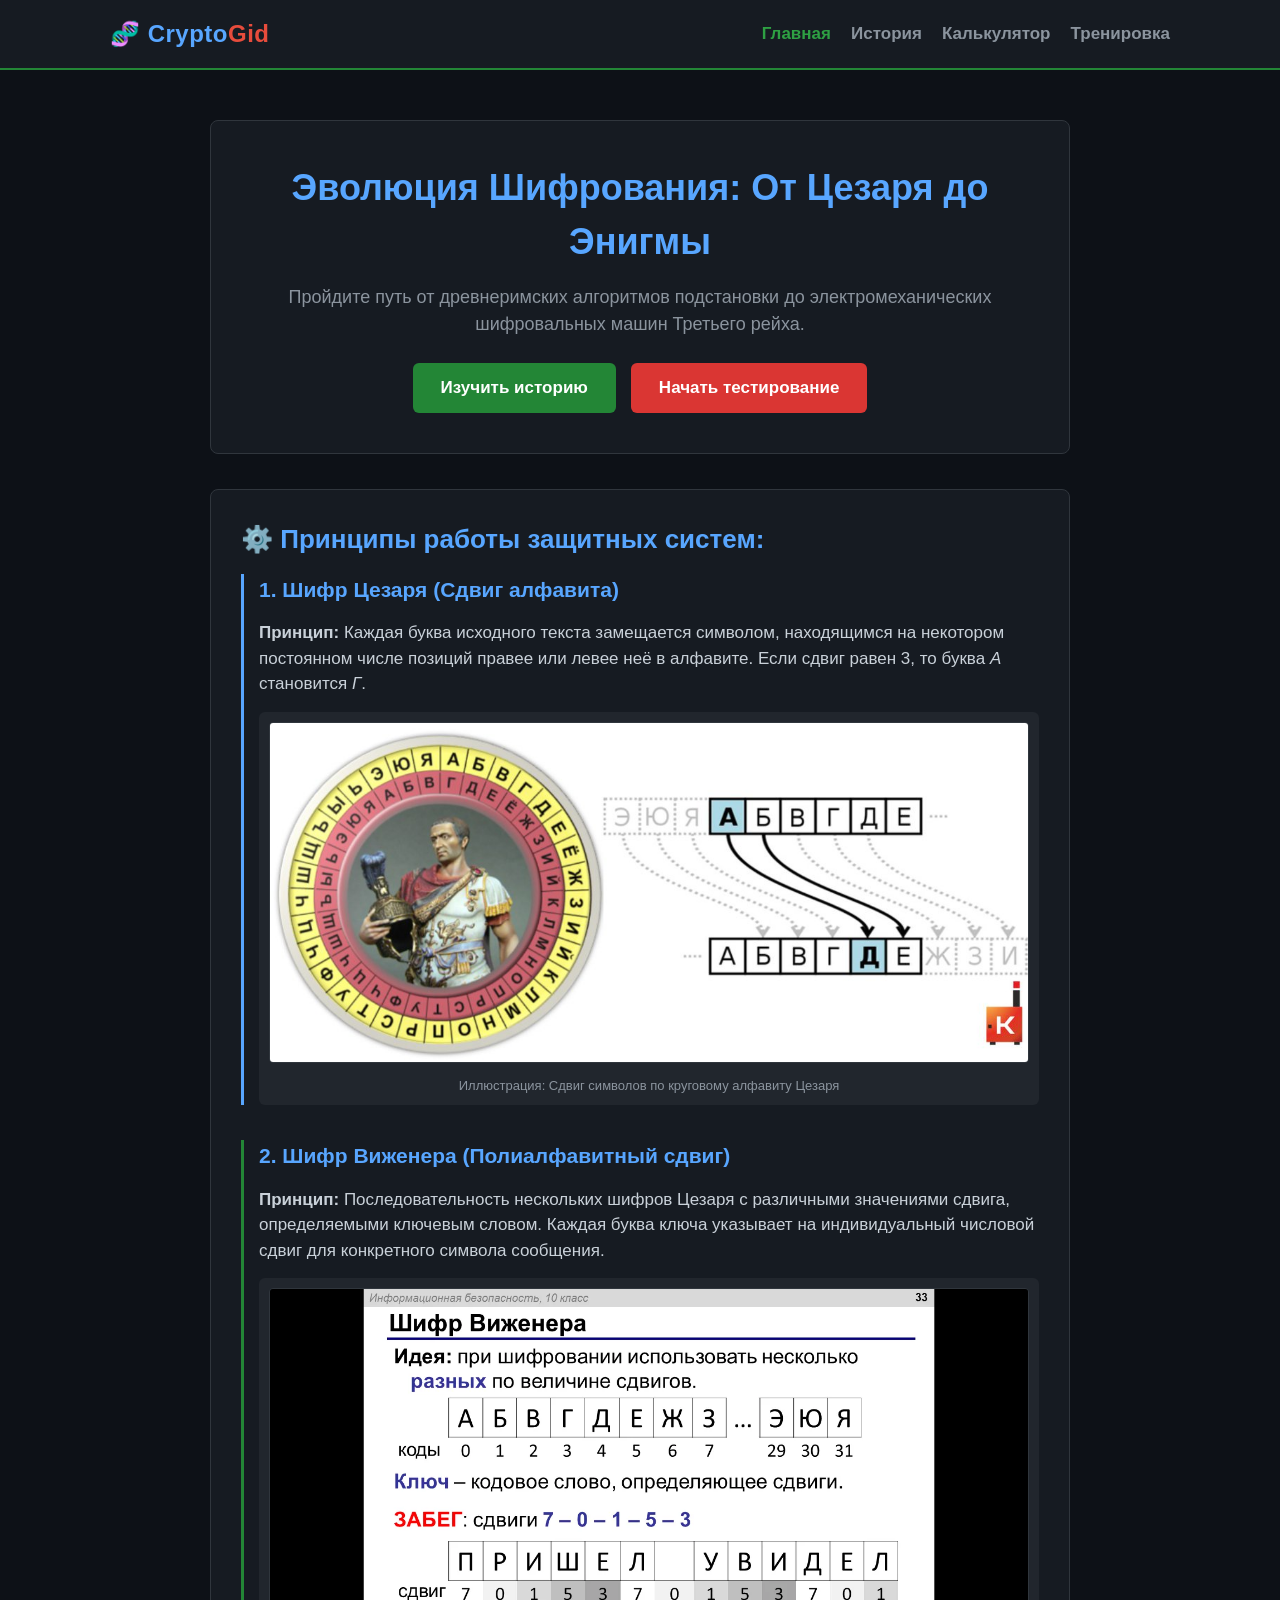
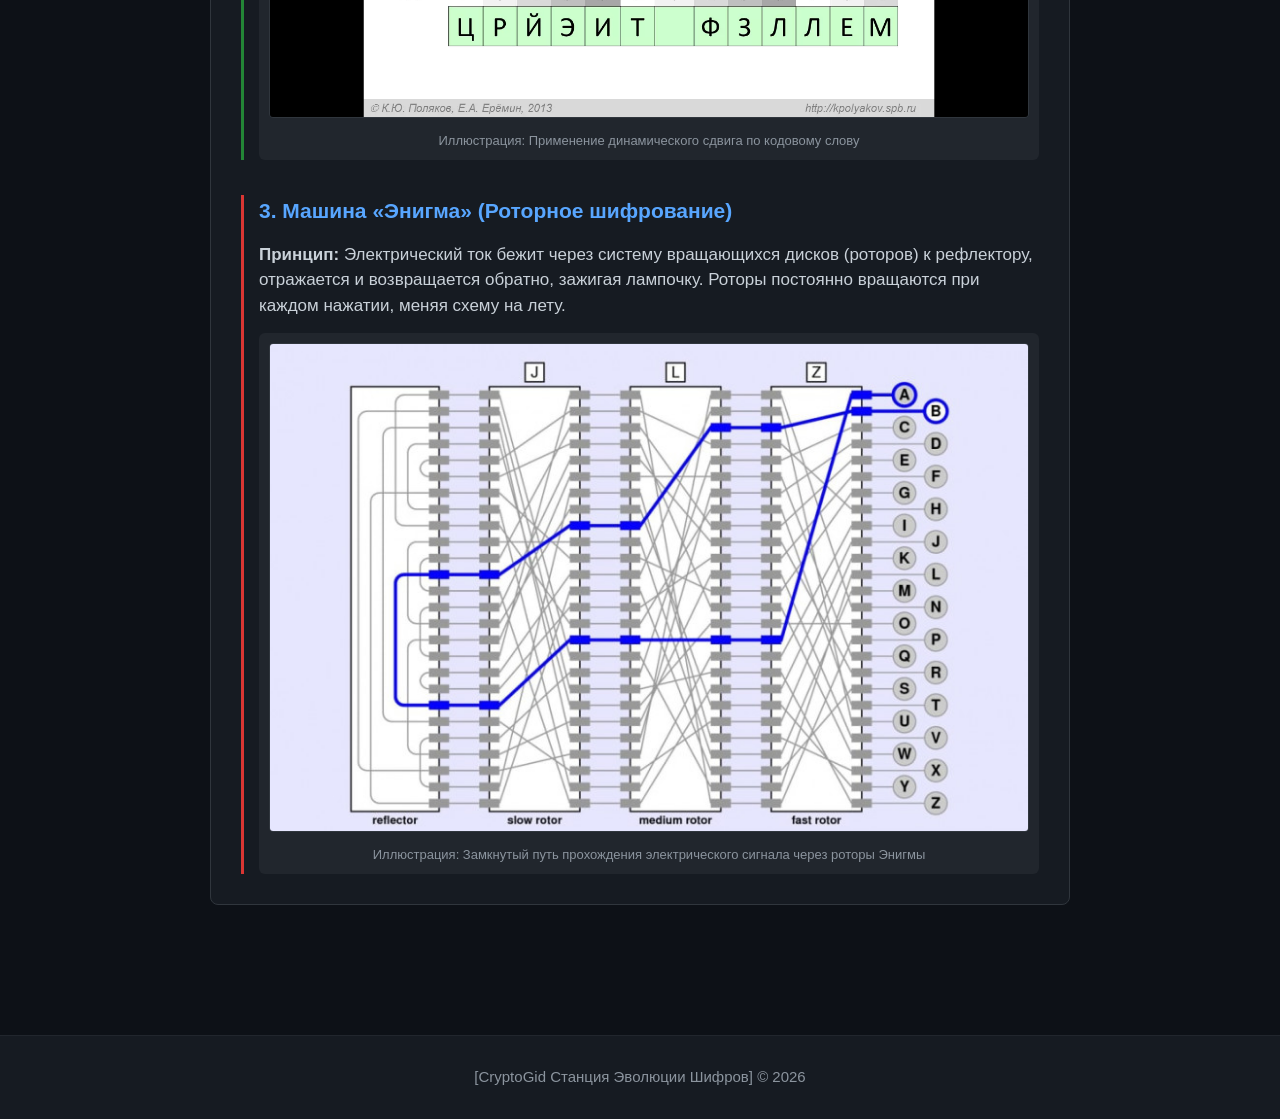
<file: index.html>
<!DOCTYPE html>
<html lang="ru">
<head>
    <meta charset="UTF-8">
    <meta name="viewport" content="width=device-width, initial-scale=1.0">
    <title>CryptoGid | Главная</title>
    <link rel="stylesheet" href="style.css">
</head>
<body>

    <header>
        <div class="nav-container">
            <a href="index.html" class="logo">🧬 Crypto<span>Gid</span></a>
            <nav>
                <ul>
                    <li><a href="index.html">Главная</a></li>
                    <li><a href="history.html">История</a></li>
                    <li><a href="crypt-calc.html" class="calc-link">Калькулятор</a></li>
                    <li><a href="training.html" class="train-link">Тренировка</a></li>
                </ul>
            </nav>
        </div>
    </header>

    <div class="container">
        <section class="hero">
            <h1>Эволюция Шифрования: От Цезаря до Энигмы</h1>
            <p>Пройдите путь от древнеримских алгоритмов подстановки до электромеханических шифровальных машин Третьего рейха.</p>
            <div style="display: flex; gap: 15px; justify-content: center;">
                <a href="history.html" class="btn">Изучить историю</a>
                <a href="training.html" class="btn" style="background-color: #da3633;">Начать тестирование</a>
            </div>
        </section>

        <div class="box">
            <h2>⚙️ Принципы работы защитных систем:</h2>
            
            <!-- Блок 1: Шифр Цезаря -->
            <div style="margin-bottom: 35px; border-left: 3px solid #58a6ff; padding-left: 15px;">
                <h3>1. Шифр Цезаря (Сдвиг алфавита)</h3>
                <p><strong>Принцип:</strong> Каждая буква исходного текста замещается символом, находящимся на некотором постоянном числе позиций правее или левее неё в алфавите. Если сдвиг равен 3, то буква <em>А</em> становится <em>Г</em>.</p>
                <div style="margin-top: 15px; text-align: center; background: #21262d; padding: 10px; border-radius: 6px;">
                    <img src="Caesar_cipher.jpg" alt="Диск Цезаря" style="max-width: 100%; height: auto; border-radius: 4px; border: 1px solid #30363d;">
                    <p style="font-size: 13px; color: #8b949e; margin-top: 5px; margin-bottom: 0;">Иллюстрация: Сдвиг символов по круговому алфавиту Цезаря</p>
                </div>
            </div>

            <!-- Блок 2: Шифр Виженера -->
            <div style="margin-bottom: 35px; border-left: 3px solid #238636; padding-left: 15px;">
                <h3>2. Шифр Виженера (Полиалфавитный сдвиг)</h3>
                <p><strong>Принцип:</strong> Последовательность нескольких шифров Цезаря с различными значениями сдвига, определяемыми ключевым словом. Каждая буква ключа указывает на индивидуальный числовой сдвиг для конкретного символа сообщения.</p>
                <div style="margin-top: 15px; text-align: center; background: #21262d; padding: 10px; border-radius: 6px;">
                    <img src="Vigenere_cipher.jpg" alt="Шифр Виженера" style="max-width: 100%; height: auto; border-radius: 4px; border: 1px solid #30363d;">
                    <p style="font-size: 13px; color: #8b949e; margin-top: 5px; margin-bottom: 0;">Иллюстрация: Применение динамического сдвига по кодовому слову</p>
                </div>
            </div>

            <!-- Блок 3: Энигма -->
            <div style="border-left: 3px solid #da3633; padding-left: 15px;">
                <h3>3. Машина «Энигма» (Роторное шифрование)</h3>
                <p><strong>Принцип:</strong> Электрический ток бежит через систему вращающихся дисков (роторов) к рефлектору, отражается и возвращается обратно, зажигая лампочку. Роторы постоянно вращаются при каждом нажатии, меняя схему на лету.</p>
                <div style="margin-top: 15px; text-align: center; background: #21262d; padding: 10px; border-radius: 6px;">
                    <img src="Enigma_cipher.jpg" alt="Схема Энигмы" style="max-width: 100%; height: auto; border-radius: 4px; border: 1px solid #30363d;">
                    <p style="font-size: 13px; color: #8b949e; margin-top: 5px; margin-bottom: 0;">Иллюстрация: Замкнутый путь прохождения электрического сигнала через роторы Энигмы</p>
                </div>
            </div>
        </div>
    </div>

    <footer>
        <p>[CryptoGid Станция Эволюции Шифров] © 2026</p>
    </footer>

    <script src="script.js"></script>
</body>
</html>
</file>
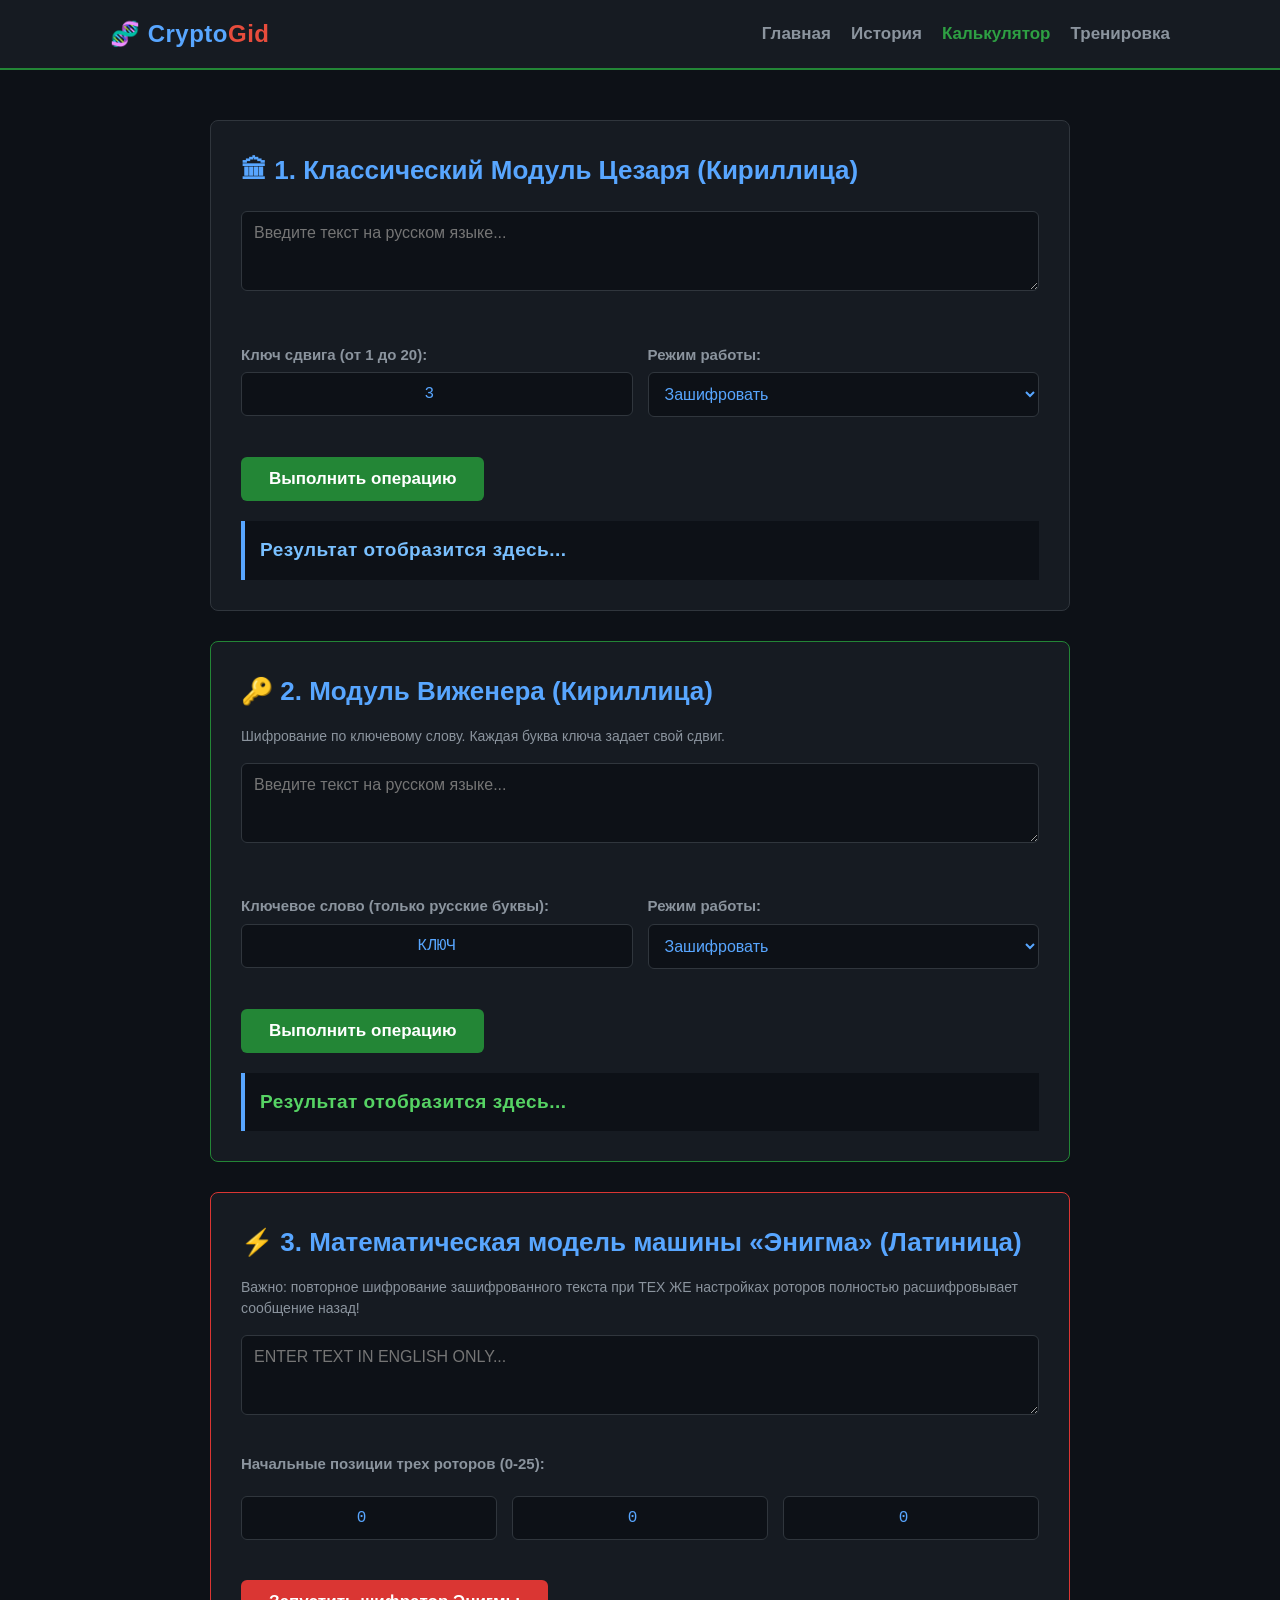
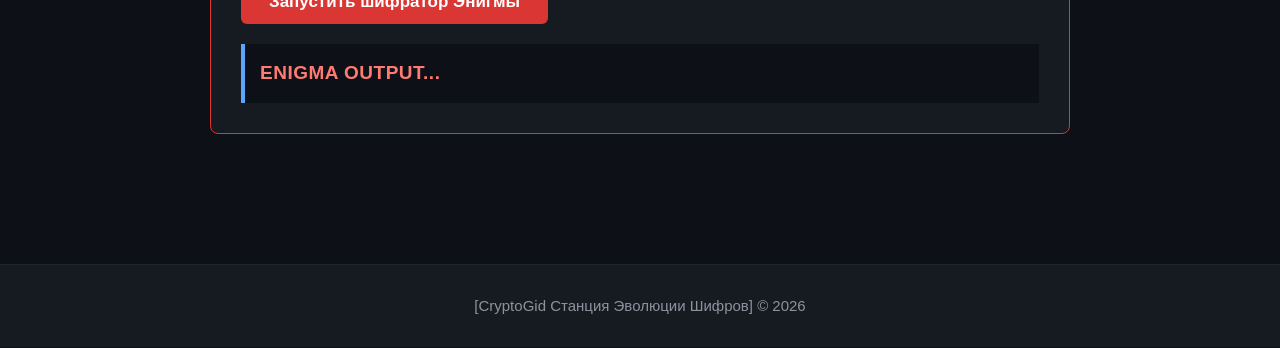
<file: crypt-calc.html>
<!DOCTYPE html>
<html lang="ru">
<head>
    <meta charset="UTF-8">
    <meta name="viewport" content="width=device-width, initial-scale=1.0">
    <title>CryptoGid | Калькулятор</title>
    <link rel="stylesheet" href="style.css">
</head>
<body>

    <header>
        <div class="nav-container">
            <a href="index.html" class="logo">🧬 Crypto<span>Gid</span></a>
            <nav>
                <ul>
                    <li><a href="index.html">Главная</a></li>
                    <li><a href="history.html">История</a></li>
                    <li><a href="crypt-calc.html" class="calc-link">Калькулятор</a></li>
                    <li><a href="training.html" class="train-link">Тренировка</a></li>
                </ul>
            </nav>
        </div>
    </header>

    <div class="container">
        <!-- 1. БЛОК ЦЕЗАРЯ -->
        <div class="box">
            <h2>🏛 1. Классический Модуль Цезаря (Кириллица)</h2>
            <textarea id="caesar-text" rows="3" placeholder="Введите текст на русском языке..."></textarea>
            
            <div class="enigma-settings">
                <div>
                    <label>Ключ сдвига (от 1 до 20):</label>
                    <input type="number" id="caesar-shift" value="3" min="1" max="20">
                </div>
                <div>
                    <label>Режим работы:</label>
                    <select id="caesar-mode">
                        <option value="crypt">Зашифровать</option>
                        <option value="decrypt">Расшифровать</option>
                    </select>
                </div>
            </div>
            <button class="btn" id="caesar-btn">Выполнить операцию</button>
            <div class="result-box" id="caesar-result">Результат отобразится здесь...</div>
        </div>

        <!-- 2. БЛОК ВИЖЕНЕРА (НОВЫЙ) -->
        <div class="box" style="border-color: #238636;">
            <h2>🔑 2. Модуль Виженера (Кириллица)</h2>
            <p style="font-size: 14px; margin-bottom: 10px; color: #8b949e;">Шифрование по ключевому слову. Каждая буква ключа задает свой сдвиг.</p>
            <textarea id="vigenere-text" rows="3" placeholder="Введите текст на русском языке..."></textarea>
            
            <div class="enigma-settings">
                <div>
                    <label>Ключевое слово (только русские буквы):</label>
                    <input type="text" id="vigenere-key" value="КЛЮЧ" placeholder="Например: СЕКРЕТ">
                </div>
                <div>
                    <label>Режим работы:</label>
                    <select id="vigenere-mode">
                        <option value="crypt">Зашифровать</option>
                        <option value="decrypt">Расшифровать</option>
                    </select>
                </div>
            </div>
            <button class="btn" id="vigenere-btn" style="background-color: #238636;">Выполнить операцию</button>
            <div class="result-box" id="vigenere-result" style="color: #56d364;">Результат отобразится здесь...</div>
        </div>

        <!-- 3. БЛОК ЭНИГМЫ -->
        <div class="box" style="border-color: #da3633;">
            <h2>⚡ 3. Математическая модель машины «Энигма» (Латиница)</h2>
            <p style="font-size: 14px; margin-bottom: 10px; color: #8b949e;">Важно: повторное шифрование зашифрованного текста при ТЕХ ЖЕ настройках роторов полностью расшифровывает сообщение назад!</p>
            
            <textarea id="enigma-text" rows="3" placeholder="ENTER TEXT IN ENGLISH ONLY..."></textarea>
            
            <label>Начальные позиции трех роторов (0-25):</label>
            <div class="enigma-settings">
                <div>
                    <input type="number" id="rot1" value="0" min="0" max="25">
                </div>
                <div>
                    <input type="number" id="rot2" value="0" min="0" max="25">
                </div>
                <div>
                    <input type="number" id="rot3" value="0" min="0" max="25">
                </div>
            </div>
            
            <button class="btn btn-danger" id="enigma-btn">Запустить шифратор Энигмы</button>
            <div class="result-box" id="enigma-result" style="color: #ff7b72;">ENIGMA OUTPUT...</div>
        </div>
    </div>

    <footer>
        <p>[CryptoGid Станция Эволюции Шифров] © 2026</p>
    </footer>

    <script src="script.js"></script>
</body>
</html>
</file>
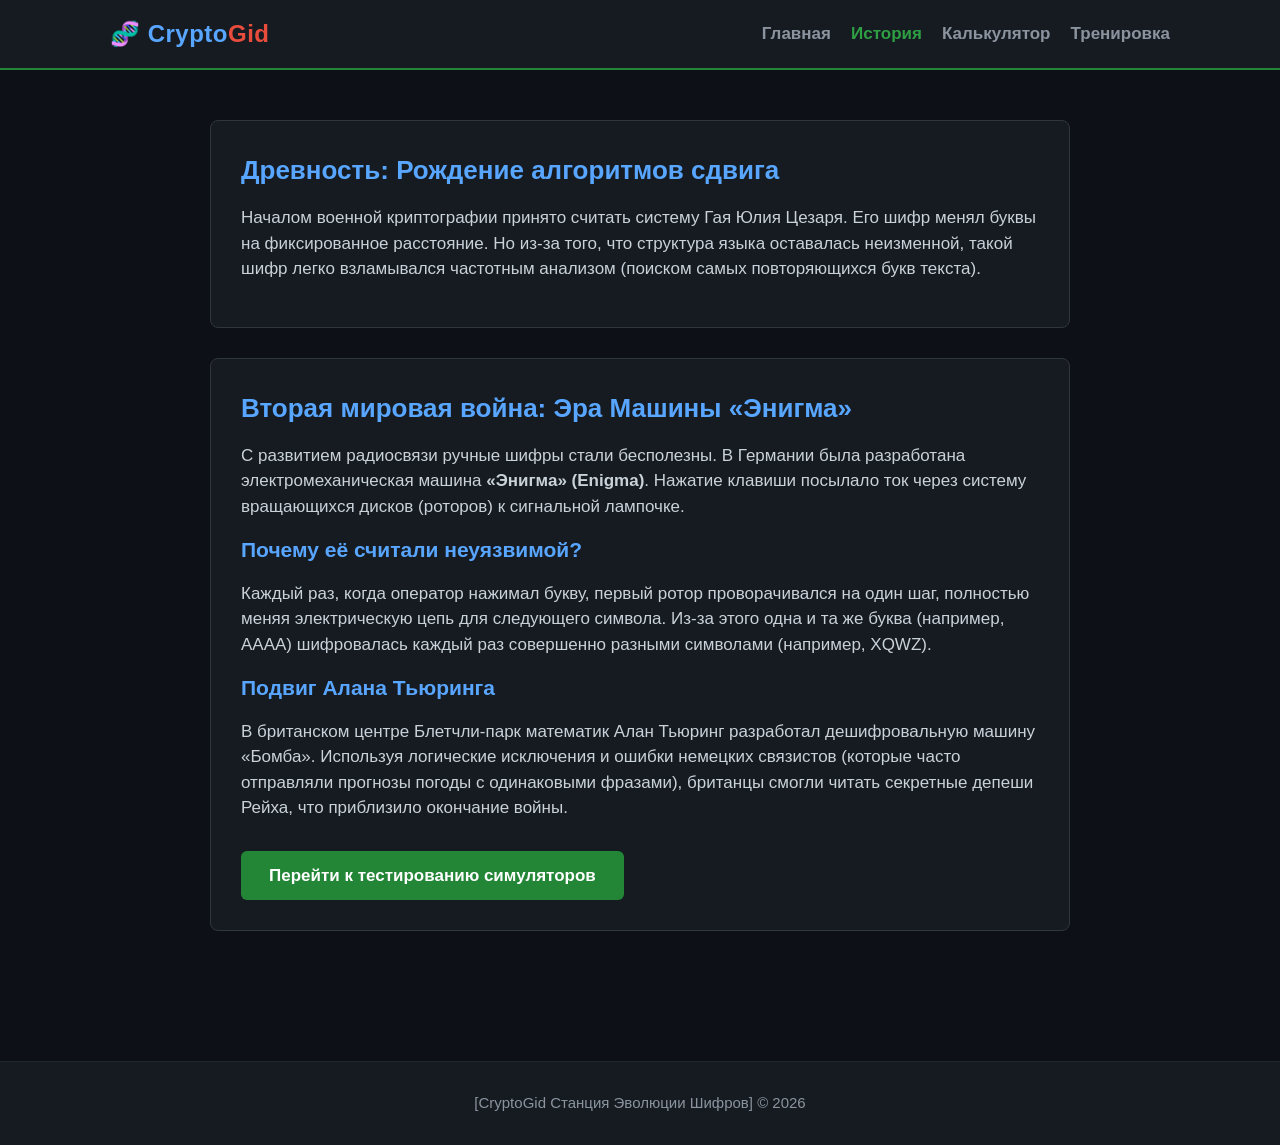
<file: history.html>
<!DOCTYPE html>
<html lang="ru">
<head>
    <meta charset="UTF-8">
    <meta name="viewport" content="width=device-width, initial-scale=1.0">
    <title>CryptoGid | История</title>
    <link rel="stylesheet" href="style.css">
</head>
<body>

    <header>
        <div class="nav-container">
            <a href="index.html" class="logo">🧬 Crypto<span>Gid</span></a>
            <nav>
                <ul>
                    <li><a href="index.html">Главная</a></li>
                    <li><a href="history.html">История</a></li>
                    <li><a href="crypt-calc.html">Калькулятор</a></li>
                    <li><a href="training.html">Тренировка</a></li>
                </ul>
            </nav>
        </div>
    </header>

    <div class="container">
        <div class="box">
            <h2>Древность: Рождение алгоритмов сдвига</h2>
            <p>Началом военной криптографии принято считать систему Гая Юлия Цезаря. Его шифр менял буквы на фиксированное расстояние. Но из-за того, что структура языка оставалась неизменной, такой шифр легко взламывался частотным анализом (поиском самых повторяющихся букв текста).</p>
        </div>

        <div class="box">
            <h2>Вторая мировая война: Эра Машины «Энигма»</h2>
            <p>С развитием радиосвязи ручные шифры стали бесполезны. В Германии была разработана электромеханическая машина <strong>«Энигма» (Enigma)</strong>. Нажатие клавиши посылало ток через систему вращающихся дисков (роторов) к сигнальной лампочке.</p>
            
            <h3>Почему её считали неуязвимой?</h3>
            <p>Каждый раз, когда оператор нажимал букву, первый ротор проворачивался на один шаг, полностью меняя электрическую цепь для следующего символа. Из-за этого одна и та же буква (например, АААА) шифровалась каждый раз совершенно разными символами (например, XQWZ).</p>
            
            <h3>Подвиг Алана Тьюринга</h3>
            <p>В британском центре Блетчли-парк математик Алан Тьюринг разработал дешифровальную машину «Бомба». Используя логические исключения и ошибки немецких связистов (которые часто отправляли прогнозы погоды с одинаковыми фразами), британцы смогли читать секретные депеши Рейха, что приблизило окончание войны.</p>
            
            <a href="crypt-calc.html" class="btn" style="margin-top: 15px;">Перейти к тестированию симуляторов</a>
        </div>
    </div>

    <footer>
        <p>[CryptoGid Станция Эволюции Шифров] © 2026</p>
    </footer>

    <script src="script.js"></script>
</body>
</html>
</file>
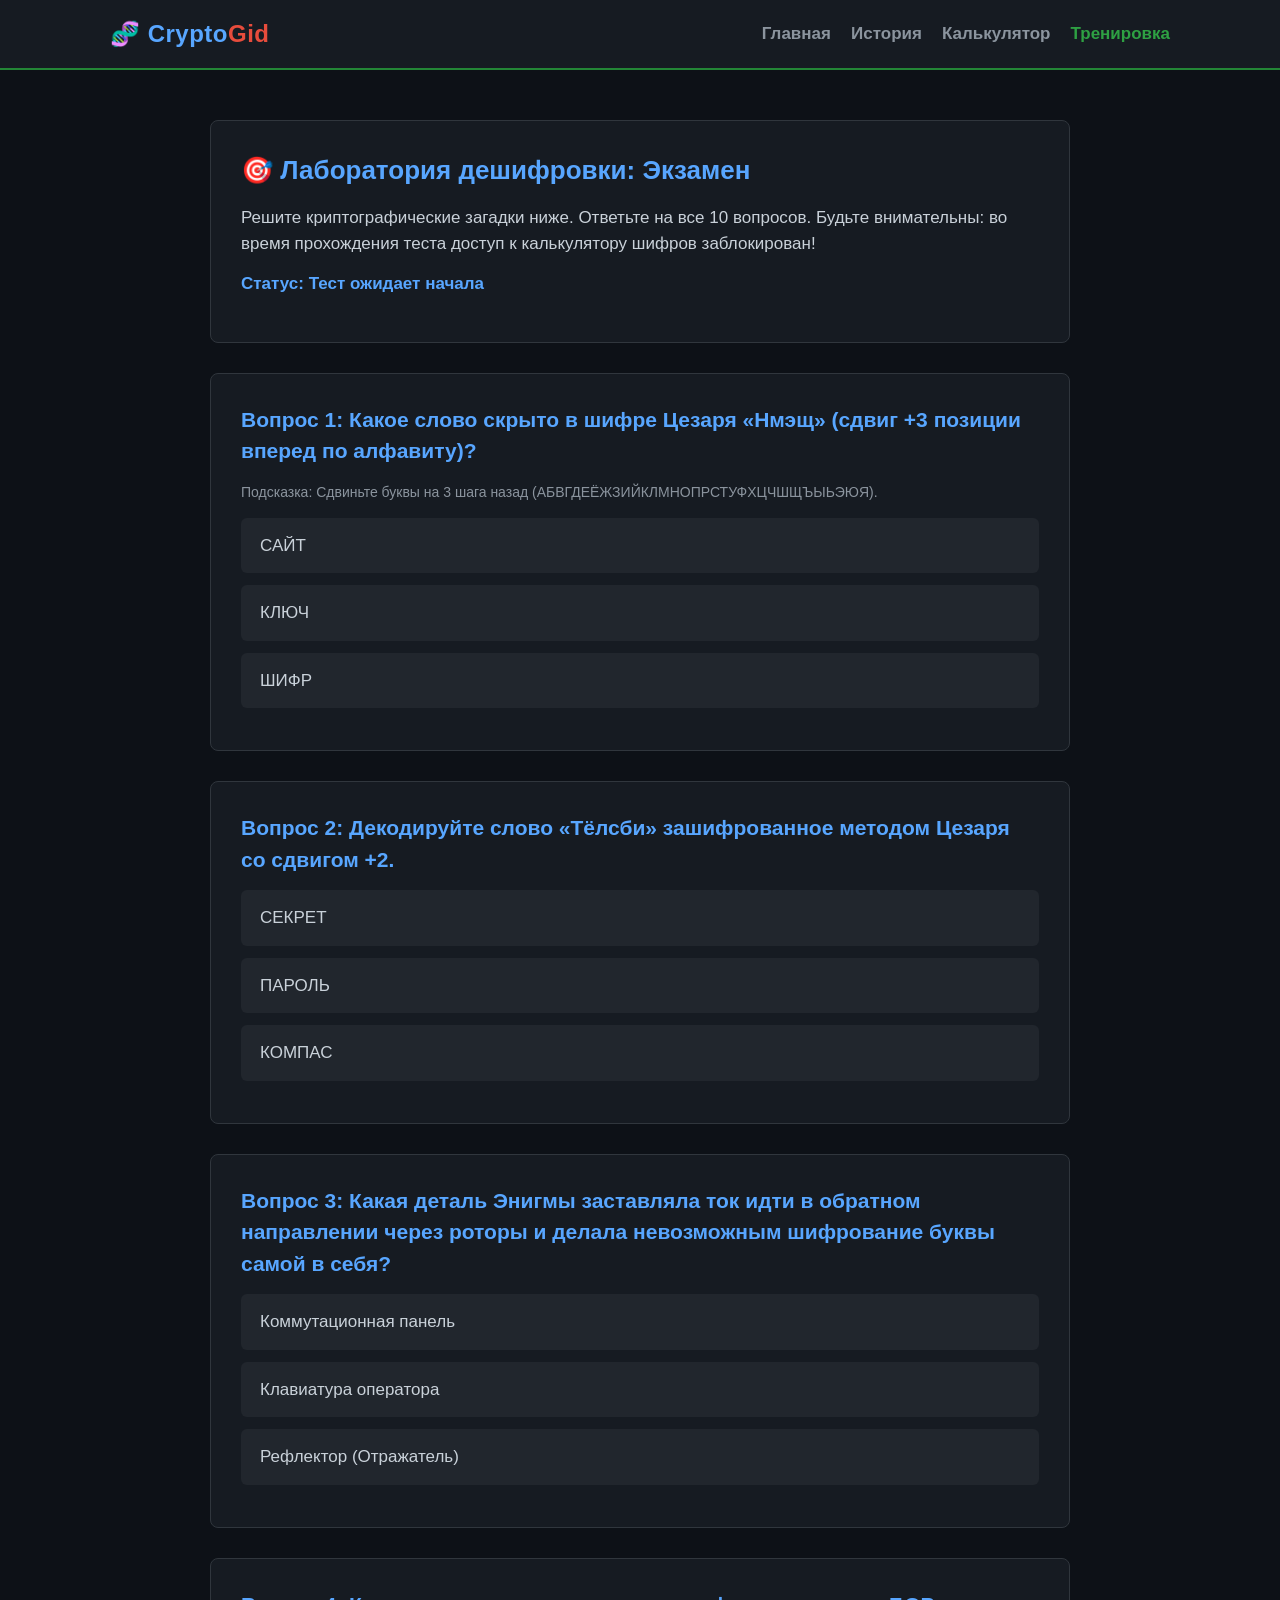
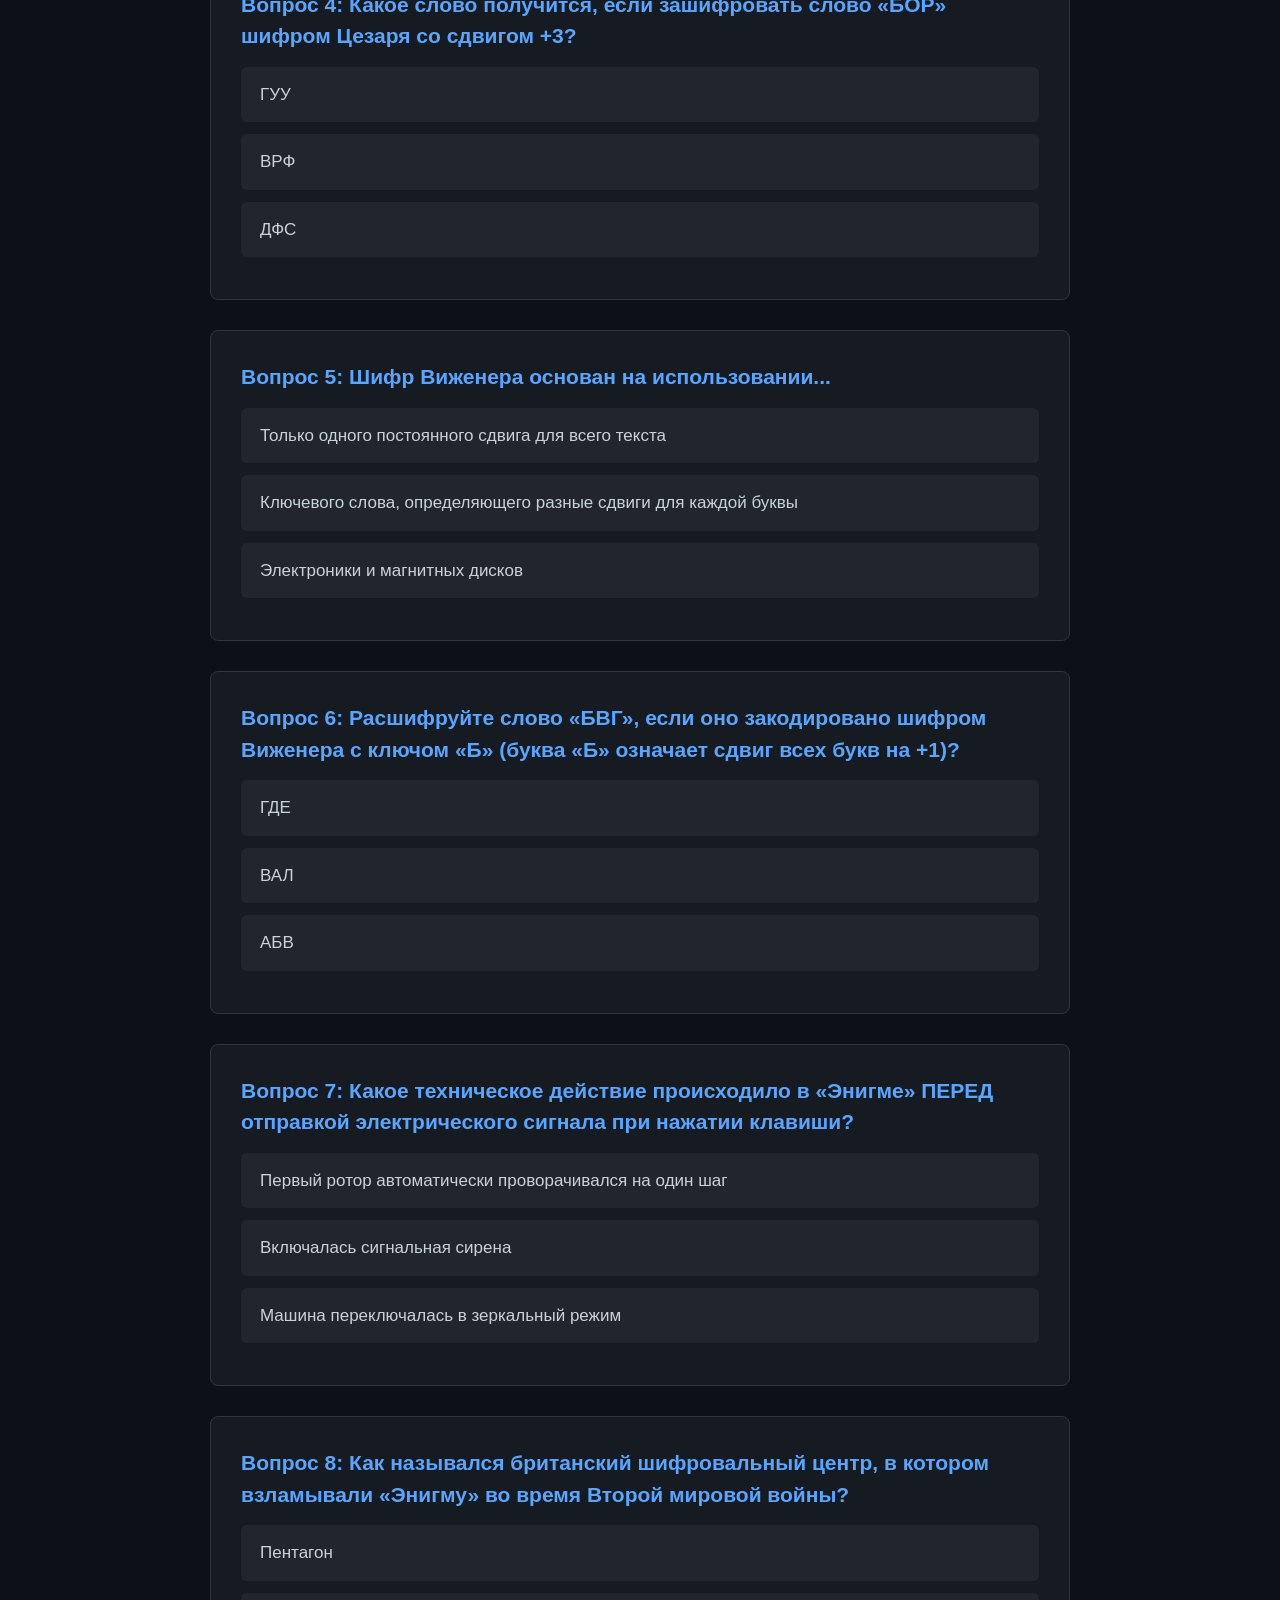
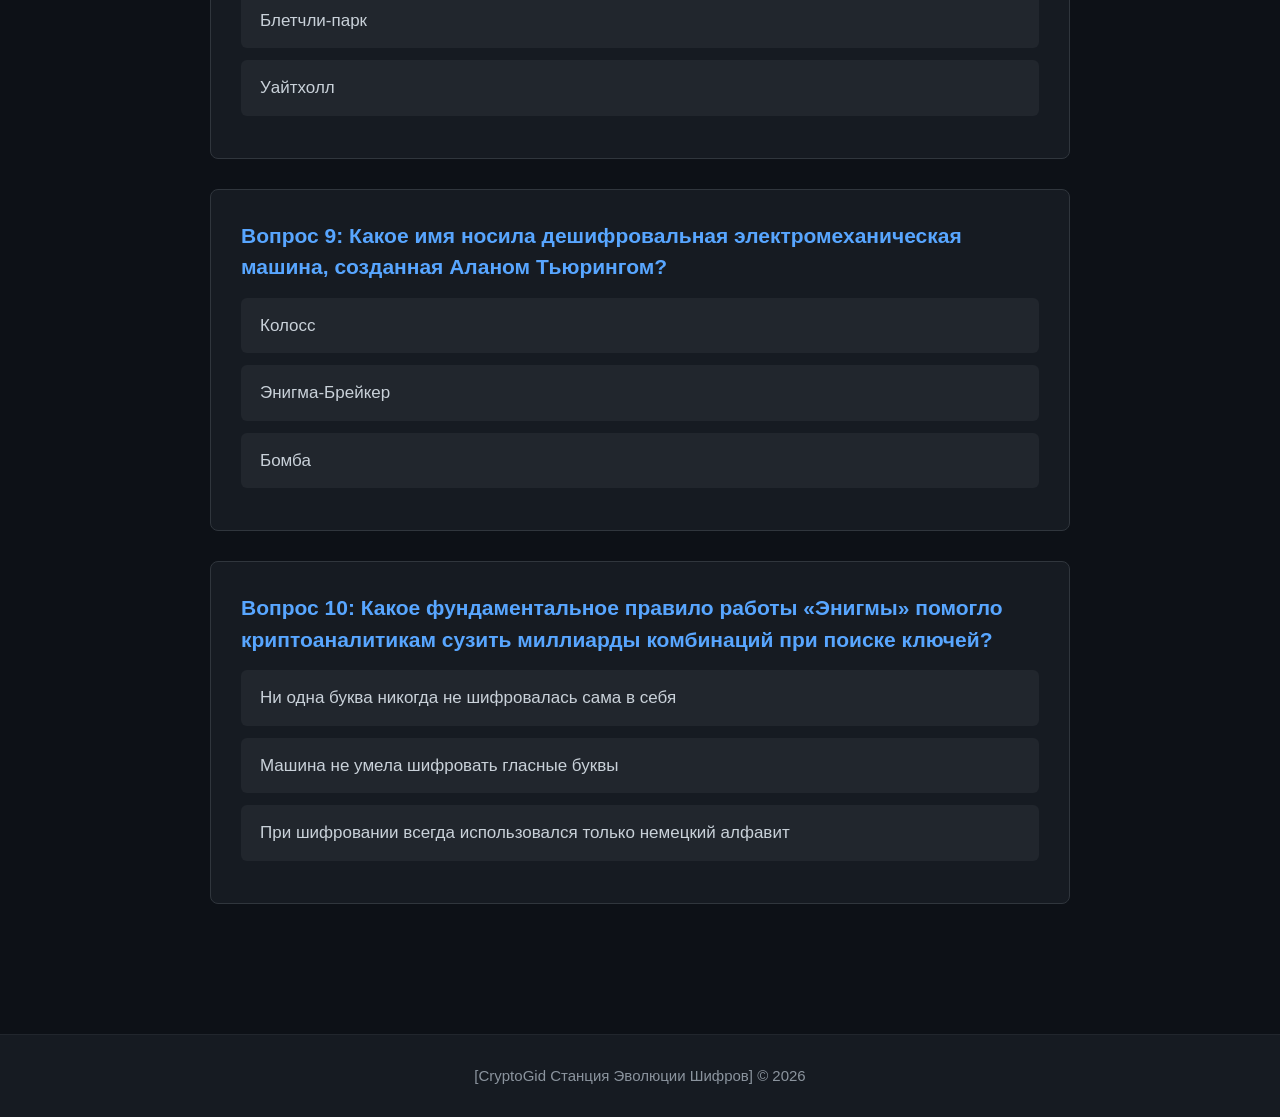
<file: training.html>
<!DOCTYPE html>
<html lang="ru">
<head>
    <meta charset="UTF-8">
    <meta name="viewport" content="width=device-width, initial-scale=1.0">
    <title>CryptoGid | Тренировка</title>
    <link rel="stylesheet" href="style.css">
</head>
<body>

    <header>
        <div class="nav-container">
            <a href="index.html" class="logo">🧬 Crypto<span>Gid</span></a>
            <nav>
                <ul>
                    <li><a href="index.html">Главная</a></li>
                    <li><a href="history.html">История</a></li>
                    <li><a href="crypt-calc.html" class="calc-link">Калькулятор</a></li>
                    <li><a href="training.html" class="train-link">Тренировка</a></li>
                </ul>
            </nav>
        </div>
    </header>

    <div class="container">
        <!-- Окно ошибки блокировки -->
        <div id="lock-notice" class="box" style="border-color: #da3633; display: none; background: #2d1717;">
            <h3 style="color: #ff7b72;">⚠️ Калькулятор заблокирован!</h3>
            <p>Вы начали проходить тестирование. Чтобы разблокировать доступ к калькулятору, вам необходимо ответить на все оставшиеся вопросы теста!</p>
        </div>

        <div class="box">
            <h2>🎯 Лаборатория дешифровки: Экзамен</h2>
            <p>Решите криптографические загадки ниже. Ответьте на все 10 вопросов. Будьте внимательны: во время прохождения теста доступ к калькулятору шифров заблокирован!</p>
            <p id="quiz-status" style="color: #58a6ff; font-weight: bold; margin-top: 10px;">Статус: Тест ожидает начала</p>
        </div>

        <!-- Вопрос 1 -->
        <div class="box quiz-question">
            <h3>Вопрос 1: Какое слово скрыто в шифре Цезаря «Нмэщ» (сдвиг +3 позиции вперед по алфавиту)?</h3>
            <p style="font-size: 14px; color: #8b949e; margin-bottom: 10px;">Подсказка: Сдвиньте буквы на 3 шага назад (АБВГДЕЁЖЗИЙКЛМНОПРСТУФХЦЧШЩЪЫЬЭЮЯ).</p>
            <div style="margin-top: 15px;">
                <div class="quiz-option" onclick="checkAnswer(this, false)">САЙТ</div>
                <div class="quiz-option" onclick="checkAnswer(this, true)">КЛЮЧ</div>
                <div class="quiz-option" onclick="checkAnswer(this, false)">ШИФР</div>
            </div>
        </div>

        <!-- Вопрос 2 -->
        <div class="box quiz-question">
            <h3>Вопрос 2: Декодируйте слово «Тёлсби» зашифрованное методом Цезаря со сдвигом +2.</h3>
            <div style="margin-top: 15px;">
                <div class="quiz-option" onclick="checkAnswer(this, true)">СЕКРЕТ</div>
                <div class="quiz-option" onclick="checkAnswer(this, false)">ПАРОЛЬ</div>
                <div class="quiz-option" onclick="checkAnswer(this, false)">КОМПАС</div>
            </div>
        </div>

        <!-- Вопрос 3 -->
        <div class="box quiz-question">
            <h3>Вопрос 3: Какая деталь Энигмы заставляла ток идти в обратном направлении через роторы и делала невозможным шифрование буквы самой в себя?</h3>
            <div style="margin-top: 15px;">
                <div class="quiz-option" onclick="checkAnswer(this, false)">Коммутационная панель</div>
                <div class="quiz-option" onclick="checkAnswer(this, false)">Клавиатура оператора</div>
                <div class="quiz-option" onclick="checkAnswer(this, true)">Рефлектор (Отражатель)</div>
            </div>
        </div>

        <!-- Вопрос 4 -->
        <div class="box quiz-question">
            <h3>Вопрос 4: Какое слово получится, если зашифровать слово «БОР» шифром Цезаря со сдвигом +3?</h3>
            <div style="margin-top: 15px;">
                <div class="quiz-option" onclick="checkAnswer(this, true)">ГУУ</div>
                <div class="quiz-option" onclick="checkAnswer(this, false)">ВРФ</div>
                <div class="quiz-option" onclick="checkAnswer(this, false)">ДФС</div>
            </div>
        </div>

        <!-- Вопрос 5 -->
        <div class="box quiz-question">
            <h3>Вопрос 5: Шифр Виженера основан на использовании...</h3>
            <div style="margin-top: 15px;">
                <div class="quiz-option" onclick="checkAnswer(this, false)">Только одного постоянного сдвига для всего текста</div>
                <div class="quiz-option" onclick="checkAnswer(this, true)">Ключевого слова, определяющего разные сдвиги для каждой буквы</div>
                <div class="quiz-option" onclick="checkAnswer(this, false)">Электроники и магнитных дисков</div>
            </div>
        </div>

        <!-- Вопрос 6 -->
        <div class="box quiz-question">
            <h3>Вопрос 6: Расшифруйте слово «БВГ», если оно закодировано шифром Виженера с ключом «Б» (буква «Б» означает сдвиг всех букв на +1)?</h3>
            <div style="margin-top: 15px;">
                <div class="quiz-option" onclick="checkAnswer(this, false)">ГДЕ</div>
                <div class="quiz-option" onclick="checkAnswer(this, false)">ВАЛ</div>
                <div class="quiz-option" onclick="checkAnswer(this, true)">АБВ</div>
            </div>
        </div>

        <!-- Вопрос 7 -->
        <div class="box quiz-question">
            <h3>Вопрос 7: Какое техническое действие происходило в «Энигме» ПЕРЕД отправкой электрического сигнала при нажатии клавиши?</h3>
            <div style="margin-top: 15px;">
                <div class="quiz-option" onclick="checkAnswer(this, true)">Первый ротор автоматически проворачивался на один шаг</div>
                <div class="quiz-option" onclick="checkAnswer(this, false)">Включалась сигнальная сирена</div>
                <div class="quiz-option" onclick="checkAnswer(this, false)">Машина переключалась в зеркальный режим</div>
            </div>
        </div>

        <!-- Вопрос 8 -->
        <div class="box quiz-question">
            <h3>Вопрос 8: Как назывался британский шифровальный центр, в котором взламывали «Энигму» во время Второй мировой войны?</h3>
            <div style="margin-top: 15px;">
                <div class="quiz-option" onclick="checkAnswer(this, false)">Пентагон</div>
                <div class="quiz-option" onclick="checkAnswer(this, true)">Блетчли-парк</div>
                <div class="quiz-option" onclick="checkAnswer(this, false)">Уайтхолл</div>
            </div>
        </div>

        <!-- Вопрос 9 -->
        <div class="box quiz-question">
            <h3>Вопрос 9: Какое имя носила дешифровальная электромеханическая машина, созданная Аланом Тьюрингом?</h3>
            <div style="margin-top: 15px;">
                <div class="quiz-option" onclick="checkAnswer(this, false)">Колосс</div>
                <div class="quiz-option" onclick="checkAnswer(this, false)">Энигма-Брейкер</div>
                <div class="quiz-option" onclick="checkAnswer(this, true)">Бомба</div>
            </div>
        </div>

        <!-- Вопрос 10 -->
        <div class="box quiz-question">
            <h3>Вопрос 10: Какое фундаментальное правило работы «Энигмы» помогло криптоаналитикам сузить миллиарды комбинаций при поиске ключей?</h3>
            <div style="margin-top: 15px;">
                <div class="quiz-option" onclick="checkAnswer(this, true)">Ни одна буква никогда не шифровалась сама в себя</div>
                <div class="quiz-option" onclick="checkAnswer(this, false)">Машина не умела шифровать гласные буквы</div>
                <div class="quiz-option" onclick="checkAnswer(this, false)">При шифровании всегда использовался только немецкий алфавит</div>
            </div>
        </div>
    </div>

    <footer>
        <p>[CryptoGid Станция Эволюции Шифров] © 2026</p>
    </footer>

    <script src="script.js"></script>
</body>
</html>
</file>
<file: style.css>
/* ==========================================================================
   CryptoGid: Полный файл стилей с обновленным шрифтом Calibri
   ========================================================================== */

/* Базовые настройки и обнуление */
* {
    margin: 0;
    padding: 0;
    box-sizing: border-box;
    font-family: 'Calibri', 'Segoe UI', Arial, sans-serif; /* Поменяли шрифт на Calibri */
}

body {
    background-color: #0d1117;
    color: #c9d1d9;
    line-height: 1.5;
    font-size: 17px; /* Оптимальный размер для Calibri */
}

/* Фиксированная шапка и навигация */
header {
    background-color: #161b22;
    border-bottom: 2px solid #238636;
    position: sticky;
    top: 0;
    z-index: 1000;
    height: 70px;
}

.nav-container {
    max-width: 1100px;
    margin: 0 auto;
    display: flex;
    justify-content: space-between;
    align-items: center;
    padding: 0 20px;
    height: 100%;
}

.logo {
    color: #58a6ff;
    font-size: 24px;
    font-weight: bold;
    text-decoration: none;
    letter-spacing: 0.5px;
}

.logo span {
    color: #e74c3c;
}

nav ul {
    display: flex;
    list-style: none;
}

nav ul li {
    margin-left: 20px;
}

nav ul li a {
    color: #8b949e;
    text-decoration: none;
    font-size: 17px;
    font-weight: bold;
    transition: color 0.3s;
    padding: 5px 0;
}

nav ul li a:hover, nav ul li a.active {
    color: #2ea043;
}

/* Главный контейнер */
.container {
    max-width: 900px;
    margin: 0 auto;
    padding: 50px 20px;
}

/* Главный баннер (Hero section) */
.hero {
    background: #161b22;
    border: 1px solid #30363d;
    padding: 40px;
    border-radius: 8px;
    text-align: center;
    margin-bottom: 35px;
}

.hero h1 {
    color: #58a6ff;
    font-size: 36px;
    margin-bottom: 15px;
    font-weight: bold;
}

.hero p {
    font-size: 18px;
    margin-bottom: 25px;
    color: #8b949e;
}

/* Карточки и блоки */
.box {
    background: #161b22;
    border: 1px solid #30363d;
    padding: 30px;
    border-radius: 8px;
    margin-bottom: 30px;
}

.box p {
    margin-bottom: 15px;
}

h2, h3 {
    color: #58a6ff;
    margin-bottom: 15px;
    font-weight: bold;
}

h2 {
    font-size: 26px;
}

h3 {
    font-size: 21px;
}

/* Настройки Enigma */
.enigma-settings {
    display: flex;
    gap: 15px;
    margin-top: 15px;
    margin-bottom: 20px;
}

.enigma-settings div {
    flex: 1;
}

/* Элементы форм (Ввод текста, списки) */
textarea, input, select {
    width: 100%;
    background-color: #0d1117;
    border: 1px solid #30363d;
    color: #58a6ff;
    padding: 12px;
    border-radius: 6px;
    font-size: 16px;
    margin-top: 6px;
    margin-bottom: 20px;
}

/* Для полей ввода внутри Энигмы оставим моноширинный стиль, так как там только буквы роторов */
.enigma-settings input {
    font-family: monospace;
    text-align: center;
}

textarea:focus, input:focus, select:focus {
    border-color: #58a6ff;
    outline: none;
}

label {
    font-size: 15px;
    color: #8b949e;
    font-weight: bold;
    display: block;
    margin-top: 10px;
}

/* Кнопки */
.btn {
    display: inline-block;
    background-color: #238636;
    color: white;
    padding: 12px 28px;
    border: none;
    border-radius: 6px;
    font-weight: bold;
    font-size: 17px;
    cursor: pointer;
    text-decoration: none;
    transition: background 0.2s, transform 0.1s;
    text-align: center;
}

.btn:hover {
    background-color: #2ea043;
}

.btn-danger {
    background-color: #da3633;
}

.btn-danger:hover {
    background-color: #f85149;
}

/* Окно вывода результатов */
.result-box {
    background-color: #0d1117;
    border-left: 4px solid #58a6ff;
    padding: 15px;
    margin-top: 20px;
    font-size: 19px;
    font-weight: bold;
    word-break: break-all;
    color: #79c0ff;
    letter-spacing: 0.5px;
}

/* Стили для интерактивного теста */
.quiz-option {
    display: block;
    background: #21262d;
    padding: 14px 18px;
    margin-bottom: 12px;
    border-radius: 6px;
    cursor: pointer;
    border: 1px solid transparent;
    font-size: 17px;
    transition: border-color 0.2s, background-color 0.2s;
}

.quiz-option:hover {
    border-color: #8b949e;
}

.correct {
    background-color: rgba(35, 134, 54, 0.2) !important;
    border-color: #238636 !important;
    color: #56d364;
    font-weight: bold;
}

.wrong {
    background-color: rgba(218, 54, 51, 0.2) !important;
    border-color: #da3633 !important;
    color: #ff7b72;
    font-weight: bold;
}

/* Подвал */
footer {
    text-align: center;
    padding: 30px 20px;
    color: #8b949e;
    margin-top: 50px;
    border-top: 1px solid #21262d;
    background-color: #161b22;
    font-size: 15px;
}

/* Адаптивный дизайн для мобильных устройств */
@media (max-width: 768px) {
    header {
        height: auto;
        padding: 15px 0;
    }
    
    .nav-container {
        flex-direction: column;
        gap: 15px;
    }
    
    nav ul li {
        margin: 0 10px;
    }
    
    .container {
        padding-top: 30px;
    }
    
    .hero h1 {
        font-size: 28px;
    }
    
    .hero div[style*="display: flex"], .enigma-settings {
        flex-direction: column;
        gap: 10px;
    }
    
    .btn {
        width: 100%;
    }
}
</file>
